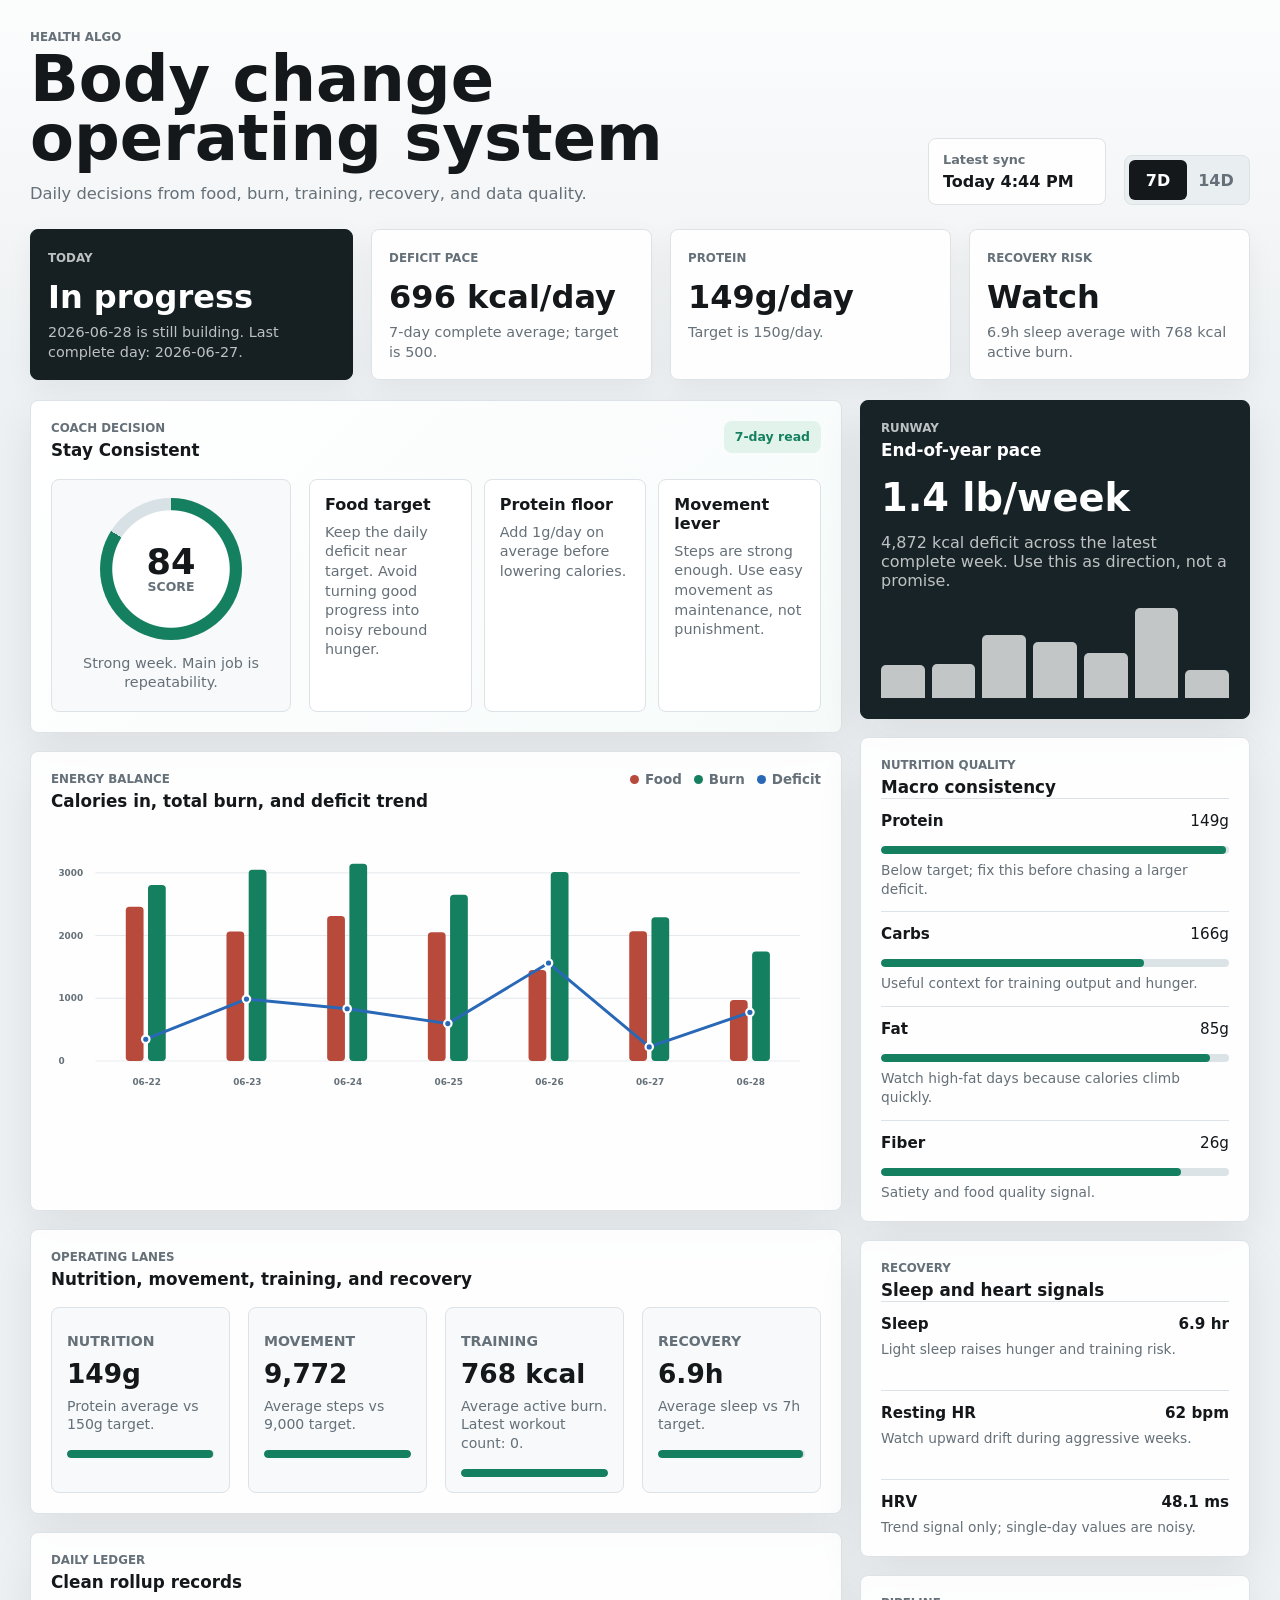
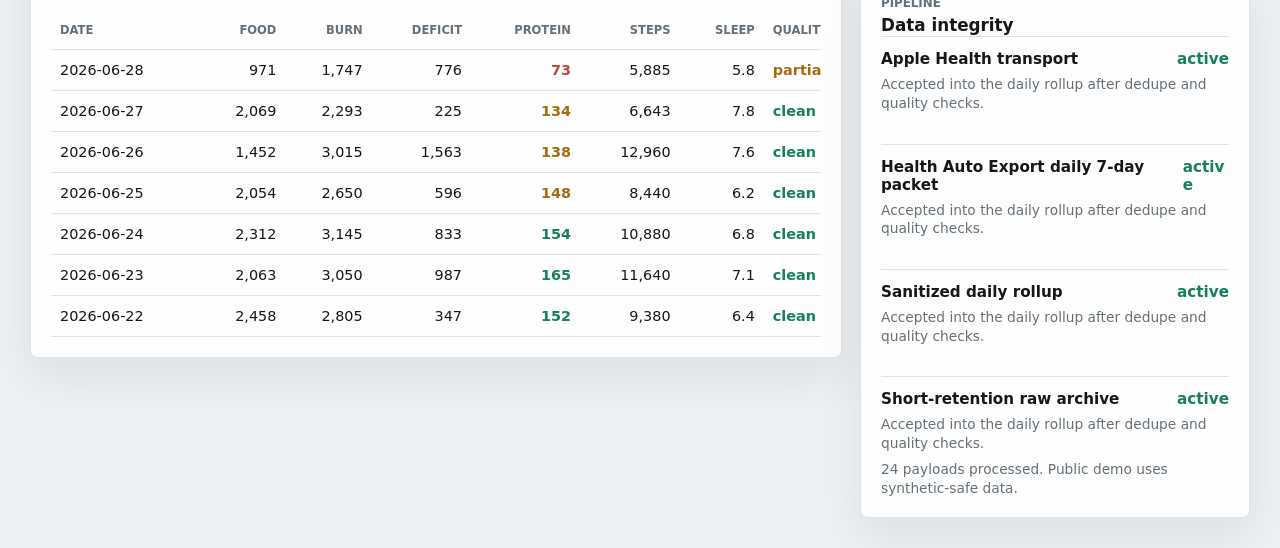
<file: health-algo-demo-20260628/index.html>
<!doctype html>
<html lang="en">
<head>
  <meta charset="utf-8">
  <meta name="viewport" content="width=device-width, initial-scale=1">
  <title>Health Algo</title>
  <link rel="stylesheet" href="dashboard.css">
</head>
<body>
  <main class="app-shell">
    <header class="masthead" aria-label="Health Algo overview">
      <div>
        <p class="kicker">Health Algo</p>
        <h1>Body change operating system</h1>
        <p class="lede">Daily decisions from food, burn, training, recovery, and data quality.</p>
      </div>
      <div class="masthead-controls" aria-label="View controls">
        <div class="sync-card">
          <span>Latest sync</span>
          <strong id="latestSync">Loading</strong>
        </div>
        <div class="segmented" role="group" aria-label="Time range">
          <button id="range7" type="button">7D</button>
          <button id="range14" type="button">14D</button>
        </div>
      </div>
    </header>

    <section class="score-strip" aria-label="Primary health signals">
      <article class="score-card priority">
        <span class="score-label">Today</span>
        <strong id="todayScore">Loading</strong>
        <p id="todayScoreDetail"></p>
      </article>
      <article class="score-card">
        <span class="score-label">Deficit Pace</span>
        <strong id="deficitPace">Loading</strong>
        <p id="deficitPaceDetail"></p>
      </article>
      <article class="score-card">
        <span class="score-label">Protein</span>
        <strong id="proteinPace">Loading</strong>
        <p id="proteinPaceDetail"></p>
      </article>
      <article class="score-card">
        <span class="score-label">Recovery Risk</span>
        <strong id="recoveryRisk">Loading</strong>
        <p id="recoveryRiskDetail"></p>
      </article>
    </section>

    <section class="workspace">
      <div class="primary-stack">
        <section class="panel command-panel" aria-label="Today operating plan">
          <div class="section-heading">
            <div>
              <p class="kicker">Coach Decision</p>
              <h2 id="coachHeadline">Loading</h2>
            </div>
            <span class="status-pill" id="coachMode">Analyzing</span>
          </div>
          <div class="command-grid">
            <div class="readiness">
              <div class="ring" id="readinessRing" style="--score: 0">
                <strong id="readinessScore">0</strong>
                <span>score</span>
              </div>
              <p id="readinessDetail"></p>
            </div>
            <div class="action-list" id="actionList"></div>
          </div>
        </section>

        <section class="panel" aria-label="Energy chart">
          <div class="section-heading">
            <div>
              <p class="kicker">Energy Balance</p>
              <h2>Calories in, total burn, and deficit trend</h2>
            </div>
            <div class="legend">
              <span><i class="dot food"></i>Food</span>
              <span><i class="dot burn"></i>Burn</span>
              <span><i class="dot trend"></i>Deficit</span>
            </div>
          </div>
          <div class="chart-frame">
            <svg id="energyChart" viewBox="0 0 1040 360" role="img" aria-label="Energy balance chart"></svg>
          </div>
        </section>

        <section class="panel" aria-label="Performance lanes">
          <div class="section-heading">
            <div>
              <p class="kicker">Operating Lanes</p>
              <h2>Nutrition, movement, training, and recovery</h2>
            </div>
          </div>
          <div class="lane-grid" id="laneGrid"></div>
        </section>

        <section class="panel" aria-label="Daily ledger">
          <div class="section-heading">
            <div>
              <p class="kicker">Daily Ledger</p>
              <h2>Clean rollup records</h2>
            </div>
          </div>
          <div class="table-wrap">
            <table>
              <thead>
                <tr>
                  <th>Date</th>
                  <th>Food</th>
                  <th>Burn</th>
                  <th>Deficit</th>
                  <th>Protein</th>
                  <th>Steps</th>
                  <th>Sleep</th>
                  <th>Quality</th>
                </tr>
              </thead>
              <tbody id="dayRows"></tbody>
            </table>
          </div>
        </section>
      </div>

      <aside class="insight-stack" aria-label="Secondary insights">
        <section class="panel insight-panel">
          <p class="kicker">Runway</p>
          <h2>End-of-year pace</h2>
          <div class="runway-number" id="runwayPace">Loading</div>
          <p id="runwayDetail"></p>
          <div class="mini-bars" id="runwayBars"></div>
        </section>

        <section class="panel">
          <p class="kicker">Nutrition Quality</p>
          <h2>Macro consistency</h2>
          <div id="macroPanel"></div>
        </section>

        <section class="panel">
          <p class="kicker">Recovery</p>
          <h2>Sleep and heart signals</h2>
          <div class="signal-list" id="recoveryPanel"></div>
        </section>

        <section class="panel">
          <p class="kicker">Pipeline</p>
          <h2>Data integrity</h2>
          <div class="signal-list" id="pipelinePanel"></div>
          <p class="fineprint" id="generatedAt"></p>
        </section>
      </aside>
    </section>
  </main>
  <script type="module" src="dashboard-data.js"></script>
  <script type="module" src="dashboard.js"></script>
</body>
</html>
</file>
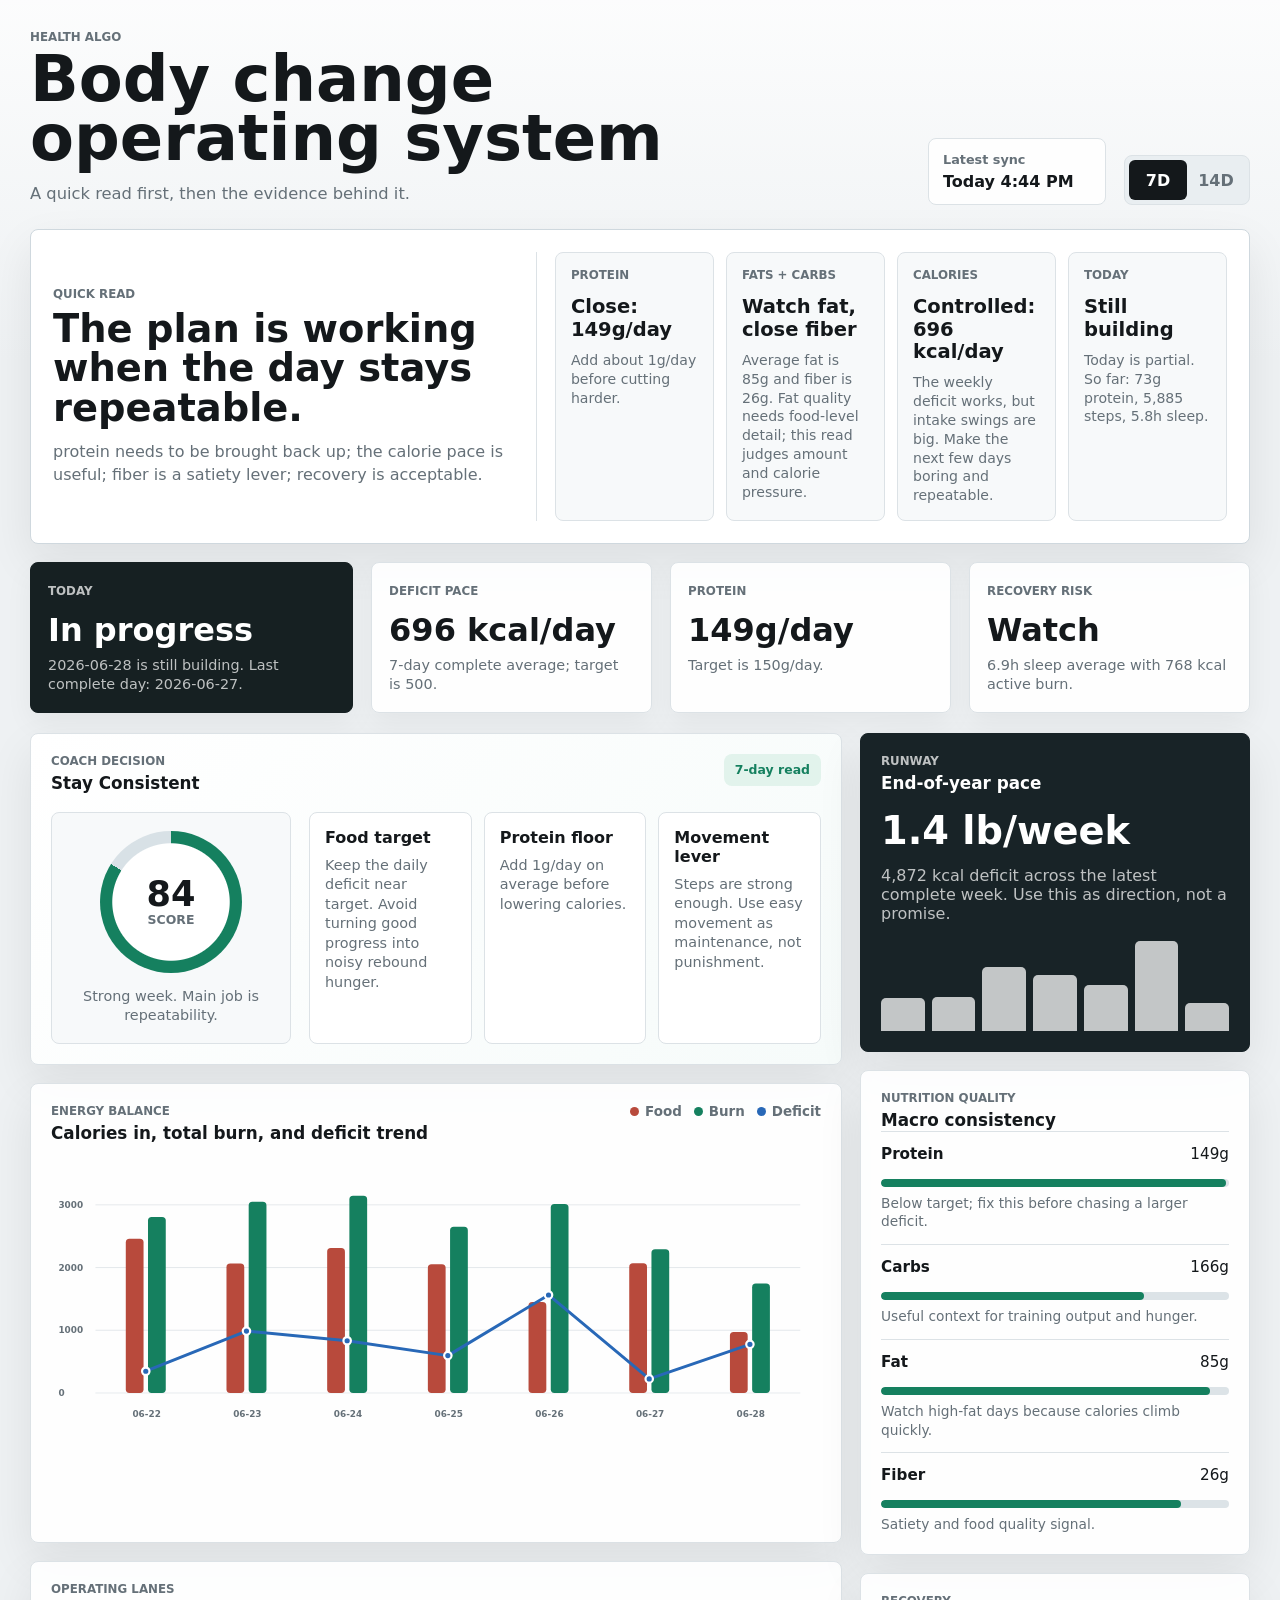
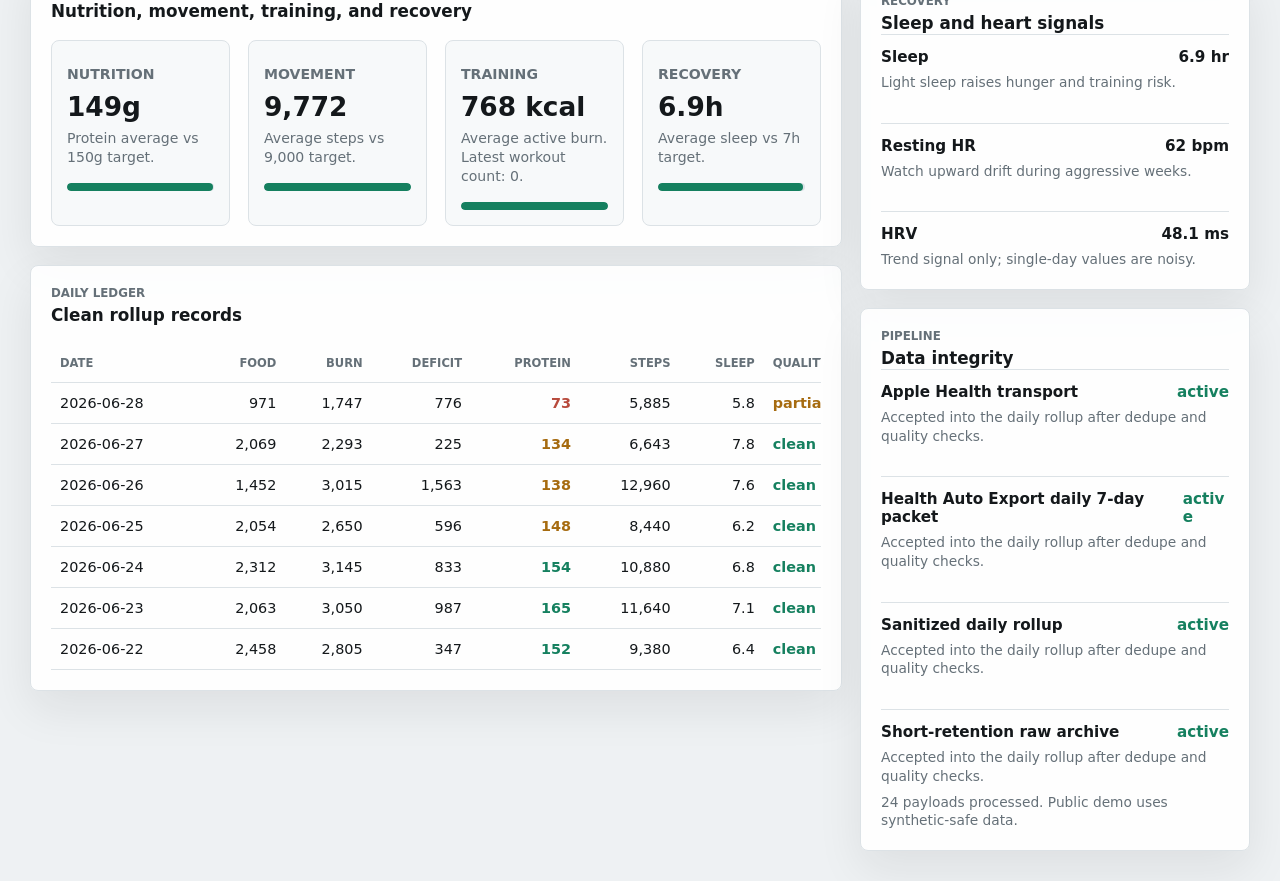
<file: health-algo-quick-read-20260628/index.html>
<!doctype html>
<html lang="en">
<head>
  <meta charset="utf-8">
  <meta name="viewport" content="width=device-width, initial-scale=1">
  <title>Health Algo</title>
  <link rel="stylesheet" href="dashboard.css">
</head>
<body>
  <main class="app-shell">
    <header class="masthead" aria-label="Health Algo overview">
      <div>
        <p class="kicker">Health Algo</p>
        <h1>Body change operating system</h1>
        <p class="lede">A quick read first, then the evidence behind it.</p>
      </div>
      <div class="masthead-controls" aria-label="View controls">
        <div class="sync-card">
          <span>Latest sync</span>
          <strong id="latestSync">Loading</strong>
        </div>
        <div class="segmented" role="group" aria-label="Time range">
          <button id="range7" type="button">7D</button>
          <button id="range14" type="button">14D</button>
        </div>
      </div>
    </header>

    <section class="quick-read" aria-label="Quick health read">
      <div class="quick-copy">
        <p class="kicker">Quick Read</p>
        <h2 id="quickHeadline">Loading</h2>
        <p id="quickSummary"></p>
      </div>
      <div class="quick-grid">
        <article class="quick-card">
          <span>Protein</span>
          <strong id="quickProtein">Loading</strong>
          <p id="quickProteinDetail"></p>
        </article>
        <article class="quick-card">
          <span>Fats + Carbs</span>
          <strong id="quickMacros">Loading</strong>
          <p id="quickMacrosDetail"></p>
        </article>
        <article class="quick-card">
          <span>Calories</span>
          <strong id="quickCalories">Loading</strong>
          <p id="quickCaloriesDetail"></p>
        </article>
        <article class="quick-card">
          <span>Today</span>
          <strong id="quickMove">Loading</strong>
          <p id="quickMoveDetail"></p>
        </article>
      </div>
    </section>

    <section class="score-strip" aria-label="Primary health signals">
      <article class="score-card priority">
        <span class="score-label">Today</span>
        <strong id="todayScore">Loading</strong>
        <p id="todayScoreDetail"></p>
      </article>
      <article class="score-card">
        <span class="score-label">Deficit Pace</span>
        <strong id="deficitPace">Loading</strong>
        <p id="deficitPaceDetail"></p>
      </article>
      <article class="score-card">
        <span class="score-label">Protein</span>
        <strong id="proteinPace">Loading</strong>
        <p id="proteinPaceDetail"></p>
      </article>
      <article class="score-card">
        <span class="score-label">Recovery Risk</span>
        <strong id="recoveryRisk">Loading</strong>
        <p id="recoveryRiskDetail"></p>
      </article>
    </section>

    <section class="workspace">
      <div class="primary-stack">
        <section class="panel command-panel" aria-label="Today operating plan">
          <div class="section-heading">
            <div>
              <p class="kicker">Coach Decision</p>
              <h2 id="coachHeadline">Loading</h2>
            </div>
            <span class="status-pill" id="coachMode">Analyzing</span>
          </div>
          <div class="command-grid">
            <div class="readiness">
              <div class="ring" id="readinessRing" style="--score: 0">
                <strong id="readinessScore">0</strong>
                <span>score</span>
              </div>
              <p id="readinessDetail"></p>
            </div>
            <div class="action-list" id="actionList"></div>
          </div>
        </section>

        <section class="panel" aria-label="Energy chart">
          <div class="section-heading">
            <div>
              <p class="kicker">Energy Balance</p>
              <h2>Calories in, total burn, and deficit trend</h2>
            </div>
            <div class="legend">
              <span><i class="dot food"></i>Food</span>
              <span><i class="dot burn"></i>Burn</span>
              <span><i class="dot trend"></i>Deficit</span>
            </div>
          </div>
          <div class="chart-frame">
            <svg id="energyChart" viewBox="0 0 1040 360" role="img" aria-label="Energy balance chart"></svg>
          </div>
        </section>

        <section class="panel" aria-label="Performance lanes">
          <div class="section-heading">
            <div>
              <p class="kicker">Operating Lanes</p>
              <h2>Nutrition, movement, training, and recovery</h2>
            </div>
          </div>
          <div class="lane-grid" id="laneGrid"></div>
        </section>

        <section class="panel" aria-label="Daily ledger">
          <div class="section-heading">
            <div>
              <p class="kicker">Daily Ledger</p>
              <h2>Clean rollup records</h2>
            </div>
          </div>
          <div class="table-wrap">
            <table>
              <thead>
                <tr>
                  <th>Date</th>
                  <th>Food</th>
                  <th>Burn</th>
                  <th>Deficit</th>
                  <th>Protein</th>
                  <th>Steps</th>
                  <th>Sleep</th>
                  <th>Quality</th>
                </tr>
              </thead>
              <tbody id="dayRows"></tbody>
            </table>
          </div>
        </section>
      </div>

      <aside class="insight-stack" aria-label="Secondary insights">
        <section class="panel insight-panel">
          <p class="kicker">Runway</p>
          <h2>End-of-year pace</h2>
          <div class="runway-number" id="runwayPace">Loading</div>
          <p id="runwayDetail"></p>
          <div class="mini-bars" id="runwayBars"></div>
        </section>

        <section class="panel">
          <p class="kicker">Nutrition Quality</p>
          <h2>Macro consistency</h2>
          <div id="macroPanel"></div>
        </section>

        <section class="panel">
          <p class="kicker">Recovery</p>
          <h2>Sleep and heart signals</h2>
          <div class="signal-list" id="recoveryPanel"></div>
        </section>

        <section class="panel">
          <p class="kicker">Pipeline</p>
          <h2>Data integrity</h2>
          <div class="signal-list" id="pipelinePanel"></div>
          <p class="fineprint" id="generatedAt"></p>
        </section>
      </aside>
    </section>
  </main>
  <script type="module" src="dashboard-data.js"></script>
  <script type="module" src="dashboard.js"></script>
</body>
</html>
</file>
<file: health-algo-demo-20260628/dashboard.css>
:root {
  color-scheme: light;
  --bg: #eef1f3;
  --surface: #ffffff;
  --surface-2: #f7f9fa;
  --ink: #14181b;
  --muted: #657078;
  --line: #dce2e6;
  --line-strong: #c5cdd3;
  --green: #15805f;
  --green-soft: #e2f3ec;
  --blue: #2868b7;
  --blue-soft: #e7f0fb;
  --red: #b84a3c;
  --red-soft: #fae8e5;
  --amber: #a66b10;
  --amber-soft: #fbefd8;
  --purple: #7457ad;
  --shadow: 0 18px 46px rgba(20, 24, 27, 0.08);
}

* {
  box-sizing: border-box;
}

body {
  margin: 0;
  background:
    linear-gradient(180deg, rgba(255, 255, 255, 0.82), rgba(238, 241, 243, 0.96) 360px),
    var(--bg);
  color: var(--ink);
  font-family: Inter, ui-sans-serif, system-ui, -apple-system, BlinkMacSystemFont, "Segoe UI", sans-serif;
}

html,
body {
  overflow-x: hidden;
}

button {
  font: inherit;
}

.app-shell {
  width: 100%;
  max-width: 1480px;
  margin: 0 auto;
  padding: 30px;
  overflow: hidden;
}

.masthead,
.score-strip,
.workspace,
.section-heading,
.command-grid,
.lane-grid,
.signal-list,
.masthead-controls {
  display: grid;
  gap: 18px;
}

.masthead > *,
.masthead-controls > *,
.workspace > *,
.primary-stack,
.insight-stack,
.panel,
.score-card,
.sync-card,
.action-card,
.lane {
  min-width: 0;
}

.masthead {
  grid-template-columns: minmax(0, 1fr) auto;
  align-items: end;
  padding-bottom: 24px;
}

.kicker,
.score-label,
.fineprint {
  margin: 0;
  color: var(--muted);
}

.kicker,
.score-label {
  font-size: 0.74rem;
  font-weight: 800;
  letter-spacing: 0;
  text-transform: uppercase;
}

h1,
h2,
p,
strong,
span,
td,
th {
  overflow-wrap: anywhere;
}

h1 {
  max-width: 820px;
  margin: 6px 0 0;
  font-size: clamp(2.2rem, 5vw, 5.4rem);
  line-height: 0.92;
  letter-spacing: 0;
}

h2 {
  margin: 5px 0 0;
  font-size: 1.05rem;
  line-height: 1.24;
}

.lede {
  max-width: 720px;
  margin: 14px 0 0;
  color: var(--muted);
  font-size: 1.02rem;
  line-height: 1.45;
}

.masthead-controls {
  grid-template-columns: auto auto;
  align-items: end;
}

.sync-card,
.segmented,
.score-card,
.panel {
  border: 1px solid var(--line);
  background: rgba(255, 255, 255, 0.92);
  border-radius: 8px;
}

.sync-card {
  min-width: 178px;
  padding: 13px 14px;
}

.sync-card span {
  display: block;
  color: var(--muted);
  font-size: 0.8rem;
  font-weight: 700;
}

.sync-card strong {
  display: block;
  margin-top: 5px;
  font-size: 1rem;
}

.segmented {
  display: grid;
  grid-template-columns: repeat(2, 58px);
  padding: 4px;
  background: #e9eef1;
}

.segmented button {
  height: 40px;
  border: 0;
  border-radius: 6px;
  background: transparent;
  color: var(--muted);
  font-weight: 800;
  cursor: pointer;
}

.segmented button.active {
  background: var(--ink);
  color: #fff;
}

.score-strip {
  grid-template-columns: 1.15fr repeat(3, 1fr);
  margin-bottom: 20px;
}

.score-card {
  min-height: 132px;
  padding: 17px;
  box-shadow: 0 10px 28px rgba(20, 24, 27, 0.05);
}

.score-card.priority {
  background: #162022;
  color: #fff;
  border-color: #162022;
}

.score-card.priority .score-label,
.score-card.priority p {
  color: rgba(255, 255, 255, 0.72);
}

.score-card strong {
  display: block;
  margin-top: 15px;
  font-size: 2rem;
  line-height: 1;
}

.score-card p {
  margin: 10px 0 0;
  color: var(--muted);
  font-size: 0.9rem;
  line-height: 1.34;
}

.workspace {
  grid-template-columns: minmax(0, 1fr) 390px;
  align-items: start;
}

.primary-stack,
.insight-stack {
  display: grid;
  gap: 18px;
}

.panel {
  padding: 20px;
  box-shadow: var(--shadow);
}

.section-heading {
  grid-template-columns: minmax(0, 1fr) auto;
  align-items: start;
  margin-bottom: 18px;
}

.status-pill {
  display: inline-flex;
  align-items: center;
  min-height: 32px;
  padding: 7px 11px;
  border-radius: 8px;
  background: var(--green-soft);
  color: var(--green);
  font-size: 0.78rem;
  font-weight: 900;
}

.command-panel {
  background: linear-gradient(135deg, #ffffff 0%, #f6fbfa 100%);
}

.command-grid {
  grid-template-columns: 240px minmax(0, 1fr);
  align-items: stretch;
}

.readiness {
  display: grid;
  align-content: center;
  justify-items: center;
  min-height: 220px;
  border: 1px solid var(--line);
  border-radius: 8px;
  background: var(--surface-2);
  padding: 18px;
  text-align: center;
}

.ring {
  --score: 0;
  width: 142px;
  aspect-ratio: 1;
  display: grid;
  place-content: center;
  border-radius: 50%;
  background:
    radial-gradient(circle at center, #fff 0 58%, transparent 59%),
    conic-gradient(var(--green) calc(var(--score) * 1%), #d8e1e6 0);
}

.ring strong {
  display: block;
  font-size: 2.2rem;
  line-height: 1;
}

.ring span {
  color: var(--muted);
  font-size: 0.78rem;
  font-weight: 800;
  text-transform: uppercase;
}

.readiness p {
  margin: 14px 0 0;
  color: var(--muted);
  font-size: 0.9rem;
  line-height: 1.35;
}

.action-list {
  display: grid;
  grid-template-columns: repeat(3, minmax(0, 1fr));
  gap: 12px;
}

.action-card {
  min-height: 178px;
  border: 1px solid var(--line);
  border-radius: 8px;
  padding: 15px;
  background: #fff;
}

.action-card b {
  display: block;
  font-size: 1rem;
}

.action-card p {
  margin: 9px 0 0;
  color: var(--muted);
  font-size: 0.9rem;
  line-height: 1.36;
}

.chart-frame {
  min-height: 360px;
}

svg {
  display: block;
  width: 100%;
  height: auto;
}

.axis {
  stroke: var(--line);
  stroke-width: 1;
}

.axis-text,
.day-text {
  fill: var(--muted);
  font-size: 12px;
  font-weight: 700;
}

.food-bar {
  fill: var(--red);
}

.burn-bar {
  fill: var(--green);
}

.deficit-line {
  fill: none;
  stroke: var(--blue);
  stroke-width: 4;
  stroke-linecap: round;
  stroke-linejoin: round;
}

.deficit-dot {
  fill: var(--blue);
  stroke: #fff;
  stroke-width: 3;
}

.legend {
  display: flex;
  flex-wrap: wrap;
  justify-content: flex-end;
  gap: 12px;
  color: var(--muted);
  font-size: 0.84rem;
  font-weight: 800;
}

.dot {
  display: inline-block;
  width: 9px;
  height: 9px;
  margin-right: 6px;
  border-radius: 50%;
}

.dot.food {
  background: var(--red);
}

.dot.burn {
  background: var(--green);
}

.dot.trend {
  background: var(--blue);
}

.lane-grid {
  grid-template-columns: repeat(4, minmax(0, 1fr));
}

.lane {
  min-height: 184px;
  border: 1px solid var(--line);
  border-radius: 8px;
  padding: 15px;
  background: var(--surface-2);
}

.lane strong {
  display: block;
  margin-top: 10px;
  font-size: 1.65rem;
  line-height: 1;
}

.lane p {
  margin: 9px 0 0;
  color: var(--muted);
  font-size: 0.88rem;
  line-height: 1.34;
}

.meter {
  height: 8px;
  margin-top: 16px;
  overflow: hidden;
  border-radius: 999px;
  background: #dce3e7;
}

.meter span {
  display: block;
  height: 100%;
  width: var(--value);
  max-width: 100%;
  border-radius: inherit;
  background: var(--green);
}

.insight-panel {
  background: #182327;
  color: #fff;
  border-color: #182327;
}

.insight-panel .kicker,
.insight-panel p {
  color: rgba(255, 255, 255, 0.72);
}

.runway-number {
  margin-top: 18px;
  font-size: 2.4rem;
  font-weight: 900;
  line-height: 1;
}

.mini-bars {
  display: grid;
  grid-template-columns: repeat(7, 1fr);
  gap: 7px;
  align-items: end;
  height: 90px;
  margin-top: 18px;
}

.mini-bars span {
  display: block;
  min-height: 12px;
  border-radius: 5px 5px 0 0;
  background: rgba(255, 255, 255, 0.74);
}

.macro-row,
.signal-item {
  padding-top: 13px;
  border-top: 1px solid var(--line);
}

.macro-row + .macro-row,
.signal-item + .signal-item {
  margin-top: 13px;
}

.macro-head,
.signal-item strong {
  display: flex;
  justify-content: space-between;
  gap: 12px;
  font-size: 0.95rem;
}

.macro-row p,
.signal-item p,
.fineprint {
  margin: 7px 0 0;
  color: var(--muted);
  font-size: 0.86rem;
  line-height: 1.36;
}

.table-wrap {
  overflow-x: auto;
}

table {
  width: 100%;
  min-width: 820px;
  border-collapse: collapse;
}

th,
td {
  padding: 12px 9px;
  border-bottom: 1px solid var(--line);
  text-align: right;
  white-space: nowrap;
  font-size: 0.9rem;
}

th:first-child,
td:first-child,
th:last-child,
td:last-child {
  text-align: left;
}

th {
  color: var(--muted);
  font-size: 0.72rem;
  font-weight: 900;
  letter-spacing: 0;
  text-transform: uppercase;
}

.ok {
  color: var(--green);
  font-weight: 900;
}

.warn {
  color: var(--amber);
  font-weight: 900;
}

.bad {
  color: var(--red);
  font-weight: 900;
}

@media (max-width: 1160px) {
  .masthead,
  .workspace,
  .section-heading {
    grid-template-columns: 1fr;
  }

  .score-strip,
  .lane-grid {
    grid-template-columns: repeat(2, minmax(0, 1fr));
  }

  .insight-stack {
    grid-template-columns: repeat(2, minmax(0, 1fr));
  }
}

@media (max-width: 760px) {
  .app-shell {
    max-width: 100vw;
    padding: 18px;
  }

  .masthead-controls,
  .score-strip,
  .command-grid,
  .action-list,
  .lane-grid,
  .insight-stack {
    grid-template-columns: 1fr;
  }

  h1 {
    max-width: 100%;
    font-size: 2.08rem;
    line-height: 1.02;
    overflow-wrap: anywhere;
  }

  .lede {
    max-width: 100%;
    font-size: 0.98rem;
  }

  .sync-card {
    width: 100%;
  }

  .panel,
  .score-card {
    padding: 15px;
  }

  .score-card,
  .panel,
  .sync-card {
    width: 100%;
    max-width: calc(100vw - 36px);
  }

  .score-card p,
  .action-card p,
  .lede {
    line-height: 1.32;
  }

  .readiness {
    min-height: auto;
  }

  .ring {
    width: 132px;
  }
}
</file>
<file: health-algo-quick-read-20260628/dashboard.css>
:root {
  color-scheme: light;
  --bg: #eef1f3;
  --surface: #ffffff;
  --surface-2: #f7f9fa;
  --ink: #14181b;
  --muted: #657078;
  --line: #dce2e6;
  --line-strong: #c5cdd3;
  --green: #15805f;
  --green-soft: #e2f3ec;
  --blue: #2868b7;
  --blue-soft: #e7f0fb;
  --red: #b84a3c;
  --red-soft: #fae8e5;
  --amber: #a66b10;
  --amber-soft: #fbefd8;
  --purple: #7457ad;
  --shadow: 0 18px 46px rgba(20, 24, 27, 0.08);
}

* {
  box-sizing: border-box;
}

body {
  margin: 0;
  background:
    linear-gradient(180deg, rgba(255, 255, 255, 0.82), rgba(238, 241, 243, 0.96) 360px),
    var(--bg);
  color: var(--ink);
  font-family: Inter, ui-sans-serif, system-ui, -apple-system, BlinkMacSystemFont, "Segoe UI", sans-serif;
}

html,
body {
  overflow-x: hidden;
}

button {
  font: inherit;
}

.app-shell {
  width: 100%;
  max-width: 1480px;
  margin: 0 auto;
  padding: 30px;
  overflow: hidden;
}

.masthead,
.quick-read,
.score-strip,
.workspace,
.section-heading,
.command-grid,
.lane-grid,
.signal-list,
.masthead-controls {
  display: grid;
  gap: 18px;
}

.masthead > *,
.masthead-controls > *,
.quick-read > *,
.quick-grid > *,
.workspace > *,
.primary-stack,
.insight-stack,
.panel,
.score-card,
.sync-card,
.action-card,
.lane {
  min-width: 0;
}

.masthead {
  grid-template-columns: minmax(0, 1fr) auto;
  align-items: end;
  padding-bottom: 24px;
}

.quick-read {
  grid-template-columns: minmax(320px, 0.72fr) minmax(0, 1fr);
  align-items: stretch;
  margin-bottom: 18px;
  padding: 22px;
  border: 1px solid #cfd8de;
  border-radius: 8px;
  background: #ffffff;
  box-shadow: var(--shadow);
}

.quick-copy {
  display: grid;
  align-content: center;
  border-right: 1px solid var(--line);
  padding-right: 20px;
}

.quick-copy h2 {
  margin-top: 8px;
  max-width: 620px;
  font-size: clamp(1.55rem, 3vw, 2.65rem);
  line-height: 1.02;
}

.quick-copy p:last-child {
  max-width: 620px;
  margin: 14px 0 0;
  color: var(--muted);
  font-size: 1rem;
  line-height: 1.42;
}

.quick-grid {
  display: grid;
  grid-template-columns: repeat(4, minmax(0, 1fr));
  gap: 12px;
}

.quick-card {
  min-height: 156px;
  padding: 15px;
  border: 1px solid var(--line);
  border-radius: 8px;
  background: var(--surface-2);
}

.quick-card span {
  display: block;
  color: var(--muted);
  font-size: 0.74rem;
  font-weight: 900;
  text-transform: uppercase;
}

.quick-card strong {
  display: block;
  margin-top: 14px;
  font-size: 1.22rem;
  line-height: 1.14;
}

.quick-card p {
  margin: 10px 0 0;
  color: var(--muted);
  font-size: 0.88rem;
  line-height: 1.34;
}

.kicker,
.score-label,
.fineprint {
  margin: 0;
  color: var(--muted);
}

.kicker,
.score-label {
  font-size: 0.74rem;
  font-weight: 800;
  letter-spacing: 0;
  text-transform: uppercase;
}

h1,
h2,
p,
strong,
span,
td,
th {
  overflow-wrap: anywhere;
}

h1 {
  max-width: 820px;
  margin: 6px 0 0;
  font-size: clamp(2.2rem, 5vw, 5.4rem);
  line-height: 0.92;
  letter-spacing: 0;
}

h2 {
  margin: 5px 0 0;
  font-size: 1.05rem;
  line-height: 1.24;
}

.lede {
  max-width: 720px;
  margin: 14px 0 0;
  color: var(--muted);
  font-size: 1.02rem;
  line-height: 1.45;
}

.masthead-controls {
  grid-template-columns: auto auto;
  align-items: end;
}

.sync-card,
.segmented,
.score-card,
.panel {
  border: 1px solid var(--line);
  background: rgba(255, 255, 255, 0.92);
  border-radius: 8px;
}

.sync-card {
  min-width: 178px;
  padding: 13px 14px;
}

.sync-card span {
  display: block;
  color: var(--muted);
  font-size: 0.8rem;
  font-weight: 700;
}

.sync-card strong {
  display: block;
  margin-top: 5px;
  font-size: 1rem;
}

.segmented {
  display: grid;
  grid-template-columns: repeat(2, 58px);
  padding: 4px;
  background: #e9eef1;
}

.segmented button {
  height: 40px;
  border: 0;
  border-radius: 6px;
  background: transparent;
  color: var(--muted);
  font-weight: 800;
  cursor: pointer;
}

.segmented button.active {
  background: var(--ink);
  color: #fff;
}

.score-strip {
  grid-template-columns: 1.15fr repeat(3, 1fr);
  margin-bottom: 20px;
}

.score-card {
  min-height: 132px;
  padding: 17px;
  box-shadow: 0 10px 28px rgba(20, 24, 27, 0.05);
}

.score-card.priority {
  background: #162022;
  color: #fff;
  border-color: #162022;
}

.score-card.priority .score-label,
.score-card.priority p {
  color: rgba(255, 255, 255, 0.72);
}

.score-card strong {
  display: block;
  margin-top: 15px;
  font-size: 2rem;
  line-height: 1;
}

.score-card p {
  margin: 10px 0 0;
  color: var(--muted);
  font-size: 0.9rem;
  line-height: 1.34;
}

.workspace {
  grid-template-columns: minmax(0, 1fr) 390px;
  align-items: start;
}

.primary-stack,
.insight-stack {
  display: grid;
  gap: 18px;
}

.panel {
  padding: 20px;
  box-shadow: var(--shadow);
}

.section-heading {
  grid-template-columns: minmax(0, 1fr) auto;
  align-items: start;
  margin-bottom: 18px;
}

.status-pill {
  display: inline-flex;
  align-items: center;
  min-height: 32px;
  padding: 7px 11px;
  border-radius: 8px;
  background: var(--green-soft);
  color: var(--green);
  font-size: 0.78rem;
  font-weight: 900;
}

.command-panel {
  background: linear-gradient(135deg, #ffffff 0%, #f6fbfa 100%);
}

.command-grid {
  grid-template-columns: 240px minmax(0, 1fr);
  align-items: stretch;
}

.readiness {
  display: grid;
  align-content: center;
  justify-items: center;
  min-height: 220px;
  border: 1px solid var(--line);
  border-radius: 8px;
  background: var(--surface-2);
  padding: 18px;
  text-align: center;
}

.ring {
  --score: 0;
  width: 142px;
  aspect-ratio: 1;
  display: grid;
  place-content: center;
  border-radius: 50%;
  background:
    radial-gradient(circle at center, #fff 0 58%, transparent 59%),
    conic-gradient(var(--green) calc(var(--score) * 1%), #d8e1e6 0);
}

.ring strong {
  display: block;
  font-size: 2.2rem;
  line-height: 1;
}

.ring span {
  color: var(--muted);
  font-size: 0.78rem;
  font-weight: 800;
  text-transform: uppercase;
}

.readiness p {
  margin: 14px 0 0;
  color: var(--muted);
  font-size: 0.9rem;
  line-height: 1.35;
}

.action-list {
  display: grid;
  grid-template-columns: repeat(3, minmax(0, 1fr));
  gap: 12px;
}

.action-card {
  min-height: 178px;
  border: 1px solid var(--line);
  border-radius: 8px;
  padding: 15px;
  background: #fff;
}

.action-card b {
  display: block;
  font-size: 1rem;
}

.action-card p {
  margin: 9px 0 0;
  color: var(--muted);
  font-size: 0.9rem;
  line-height: 1.36;
}

.chart-frame {
  min-height: 360px;
}

svg {
  display: block;
  width: 100%;
  height: auto;
}

.axis {
  stroke: var(--line);
  stroke-width: 1;
}

.axis-text,
.day-text {
  fill: var(--muted);
  font-size: 12px;
  font-weight: 700;
}

.food-bar {
  fill: var(--red);
}

.burn-bar {
  fill: var(--green);
}

.deficit-line {
  fill: none;
  stroke: var(--blue);
  stroke-width: 4;
  stroke-linecap: round;
  stroke-linejoin: round;
}

.deficit-dot {
  fill: var(--blue);
  stroke: #fff;
  stroke-width: 3;
}

.legend {
  display: flex;
  flex-wrap: wrap;
  justify-content: flex-end;
  gap: 12px;
  color: var(--muted);
  font-size: 0.84rem;
  font-weight: 800;
}

.dot {
  display: inline-block;
  width: 9px;
  height: 9px;
  margin-right: 6px;
  border-radius: 50%;
}

.dot.food {
  background: var(--red);
}

.dot.burn {
  background: var(--green);
}

.dot.trend {
  background: var(--blue);
}

.lane-grid {
  grid-template-columns: repeat(4, minmax(0, 1fr));
}

.lane {
  min-height: 184px;
  border: 1px solid var(--line);
  border-radius: 8px;
  padding: 15px;
  background: var(--surface-2);
}

.lane strong {
  display: block;
  margin-top: 10px;
  font-size: 1.65rem;
  line-height: 1;
}

.lane p {
  margin: 9px 0 0;
  color: var(--muted);
  font-size: 0.88rem;
  line-height: 1.34;
}

.meter {
  height: 8px;
  margin-top: 16px;
  overflow: hidden;
  border-radius: 999px;
  background: #dce3e7;
}

.meter span {
  display: block;
  height: 100%;
  width: var(--value);
  max-width: 100%;
  border-radius: inherit;
  background: var(--green);
}

.insight-panel {
  background: #182327;
  color: #fff;
  border-color: #182327;
}

.insight-panel .kicker,
.insight-panel p {
  color: rgba(255, 255, 255, 0.72);
}

.runway-number {
  margin-top: 18px;
  font-size: 2.4rem;
  font-weight: 900;
  line-height: 1;
}

.mini-bars {
  display: grid;
  grid-template-columns: repeat(7, 1fr);
  gap: 7px;
  align-items: end;
  height: 90px;
  margin-top: 18px;
}

.mini-bars span {
  display: block;
  min-height: 12px;
  border-radius: 5px 5px 0 0;
  background: rgba(255, 255, 255, 0.74);
}

.macro-row,
.signal-item {
  padding-top: 13px;
  border-top: 1px solid var(--line);
}

.macro-row + .macro-row,
.signal-item + .signal-item {
  margin-top: 13px;
}

.macro-head,
.signal-item strong {
  display: flex;
  justify-content: space-between;
  gap: 12px;
  font-size: 0.95rem;
}

.macro-row p,
.signal-item p,
.fineprint {
  margin: 7px 0 0;
  color: var(--muted);
  font-size: 0.86rem;
  line-height: 1.36;
}

.table-wrap {
  overflow-x: auto;
}

table {
  width: 100%;
  min-width: 820px;
  border-collapse: collapse;
}

th,
td {
  padding: 12px 9px;
  border-bottom: 1px solid var(--line);
  text-align: right;
  white-space: nowrap;
  font-size: 0.9rem;
}

th:first-child,
td:first-child,
th:last-child,
td:last-child {
  text-align: left;
}

th {
  color: var(--muted);
  font-size: 0.72rem;
  font-weight: 900;
  letter-spacing: 0;
  text-transform: uppercase;
}

.ok {
  color: var(--green);
  font-weight: 900;
}

.warn {
  color: var(--amber);
  font-weight: 900;
}

.bad {
  color: var(--red);
  font-weight: 900;
}

@media (max-width: 1160px) {
  .masthead,
  .quick-read,
  .workspace,
  .section-heading {
    grid-template-columns: 1fr;
  }

  .score-strip,
  .quick-grid,
  .lane-grid {
    grid-template-columns: repeat(2, minmax(0, 1fr));
  }

  .quick-copy {
    border-right: 0;
    border-bottom: 1px solid var(--line);
    padding-right: 0;
    padding-bottom: 18px;
  }

  .insight-stack {
    grid-template-columns: repeat(2, minmax(0, 1fr));
  }
}

@media (max-width: 760px) {
  .app-shell {
    max-width: 100vw;
    padding: 18px;
  }

  .masthead-controls,
  .score-strip,
  .quick-grid,
  .command-grid,
  .action-list,
  .lane-grid,
  .insight-stack {
    grid-template-columns: 1fr;
  }

  h1 {
    max-width: 100%;
    font-size: 2.08rem;
    line-height: 1.02;
    overflow-wrap: anywhere;
  }

  .lede {
    max-width: 100%;
    font-size: 0.98rem;
  }

  .sync-card {
    width: 100%;
  }

  .panel,
  .quick-read,
  .score-card {
    padding: 15px;
  }

  .quick-read,
  .quick-card,
  .score-card,
  .panel,
  .sync-card {
    width: 100%;
    max-width: calc(100vw - 36px);
  }

  .score-card p,
  .action-card p,
  .lede {
    line-height: 1.32;
  }

  .readiness {
    min-height: auto;
  }

  .ring {
    width: 132px;
  }
}
</file>
